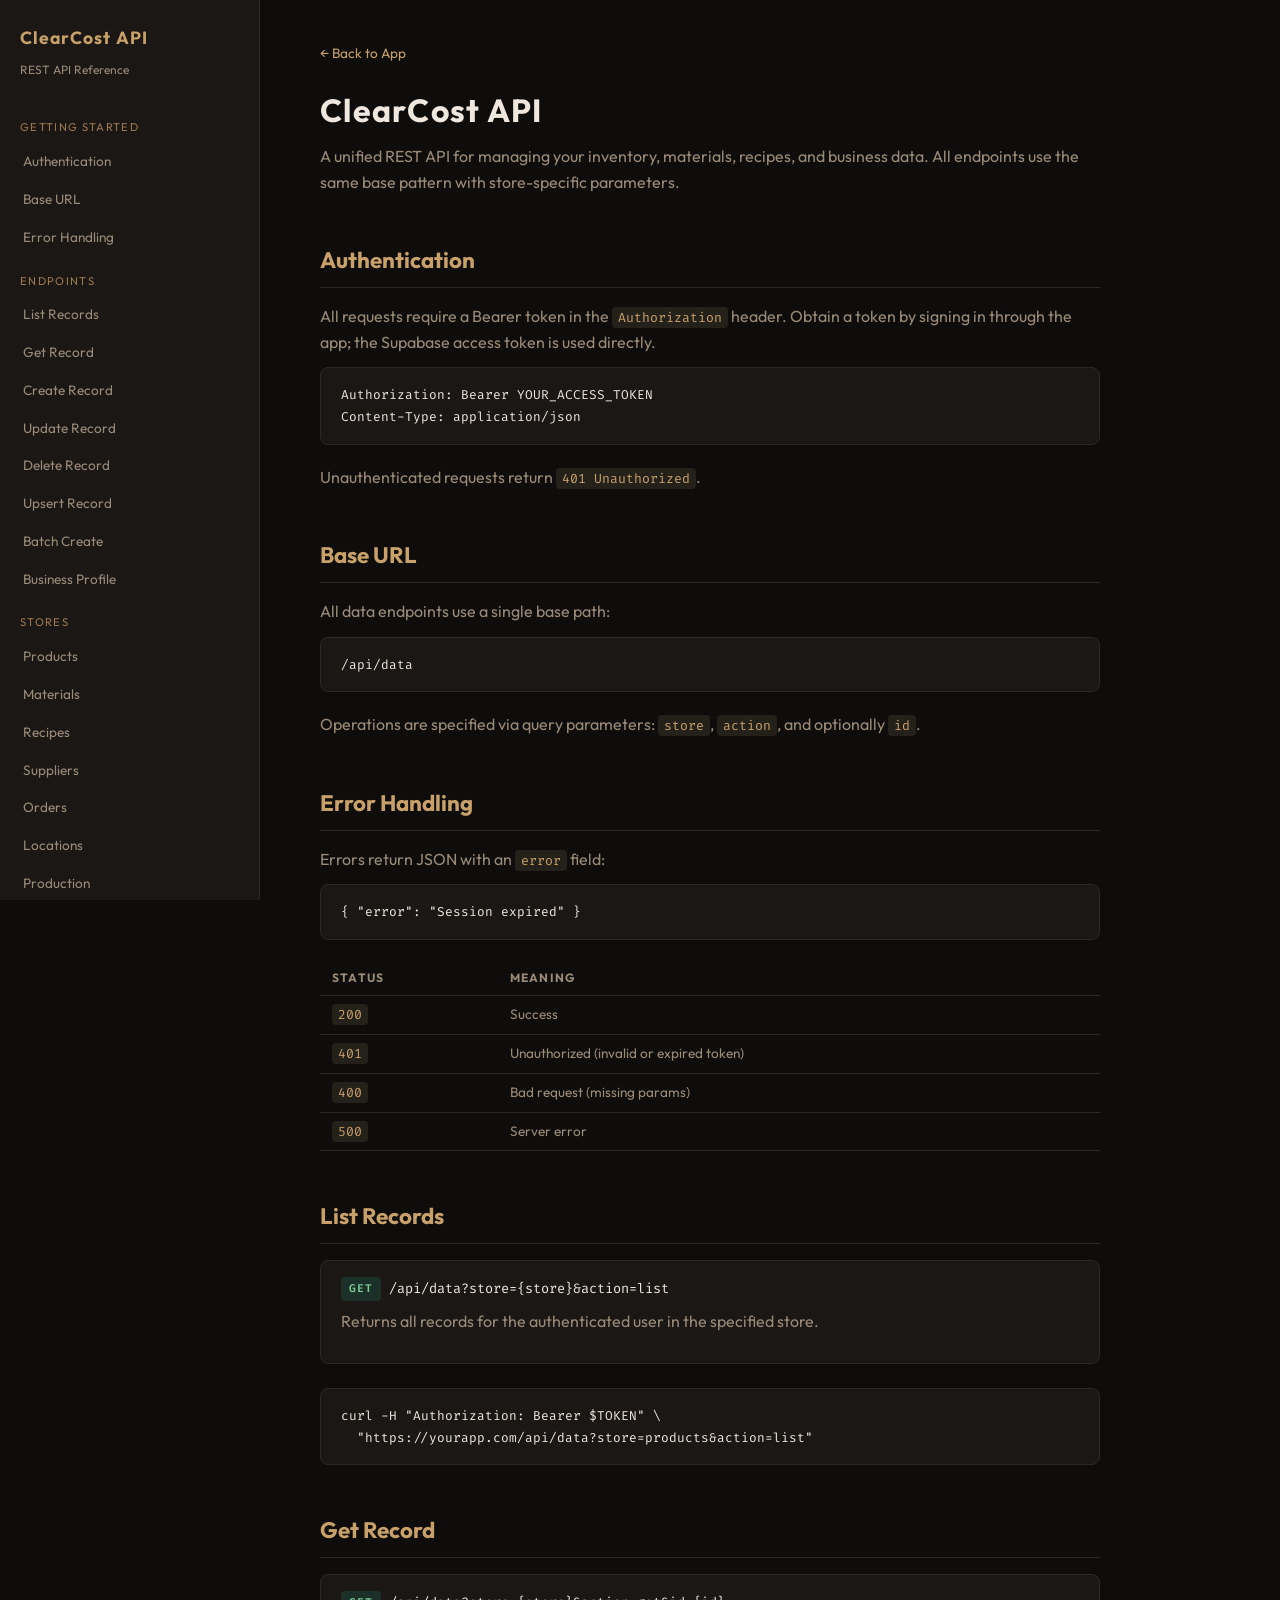
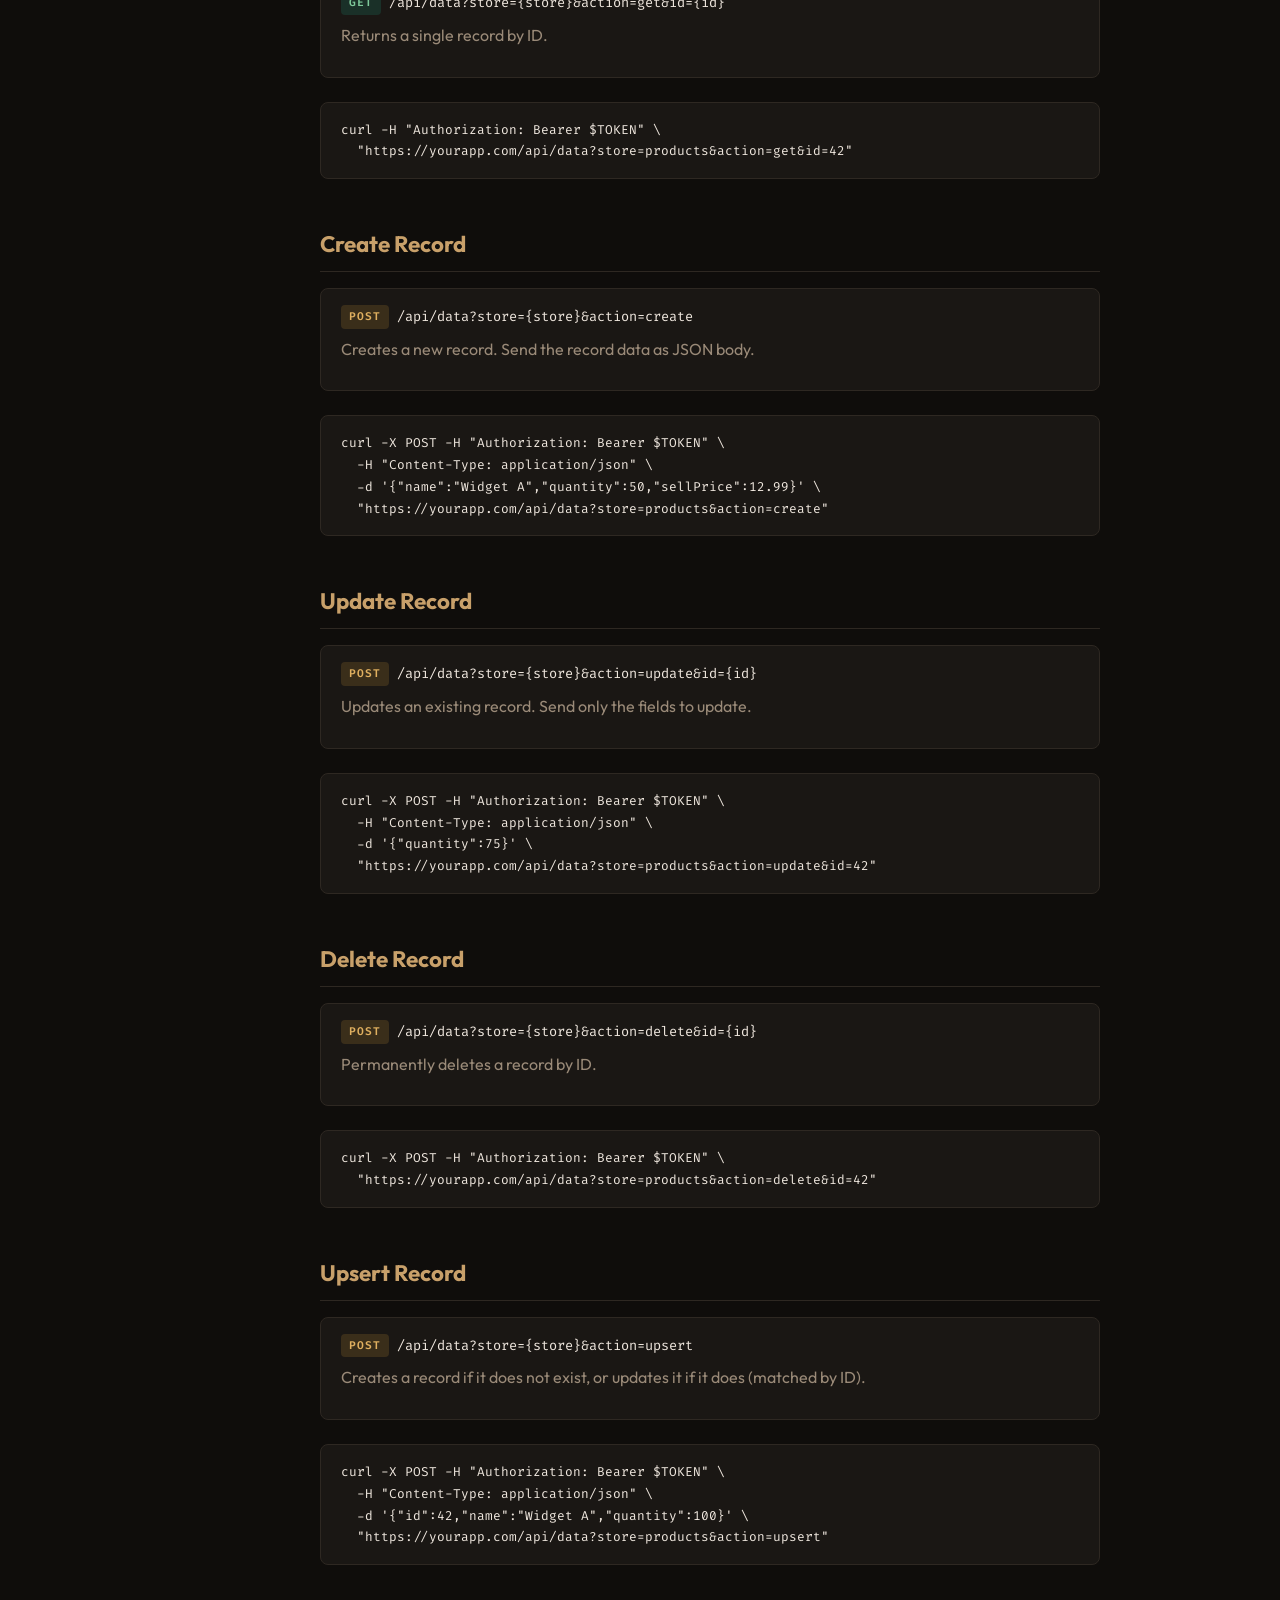
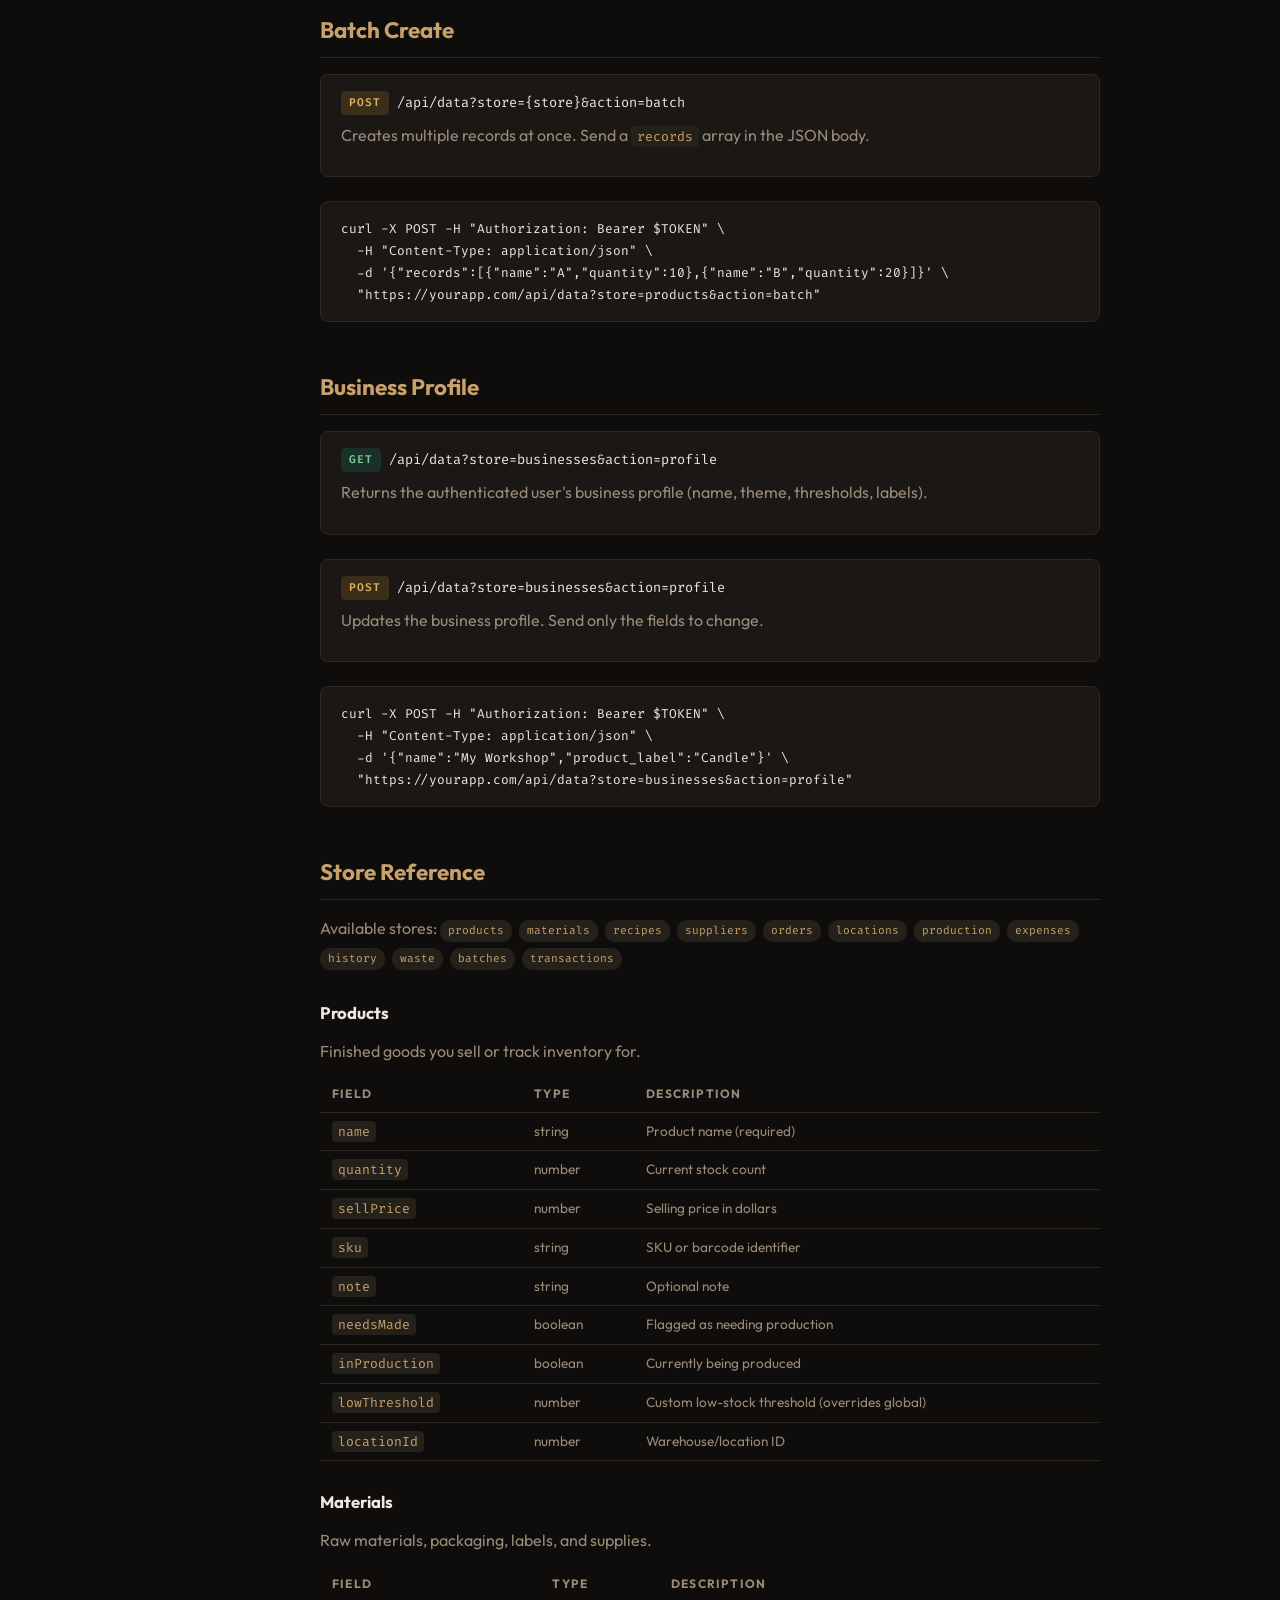
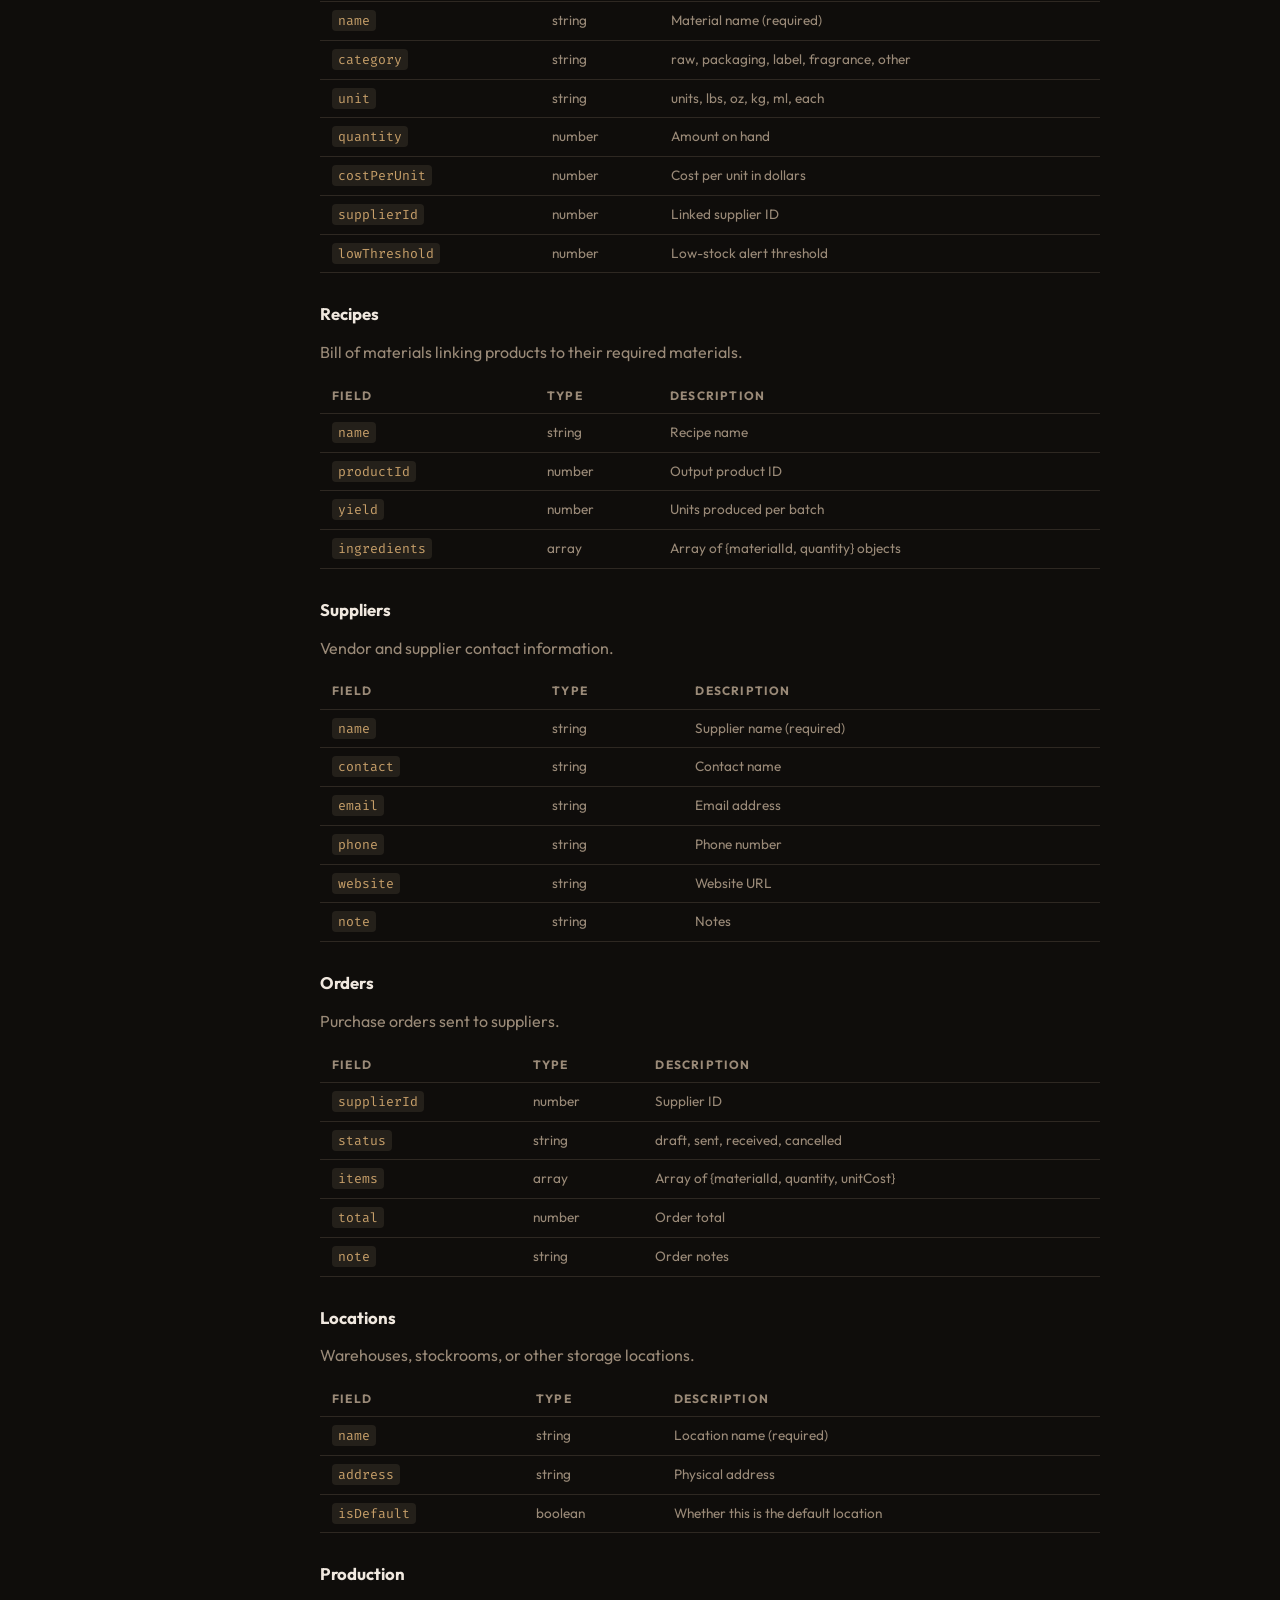
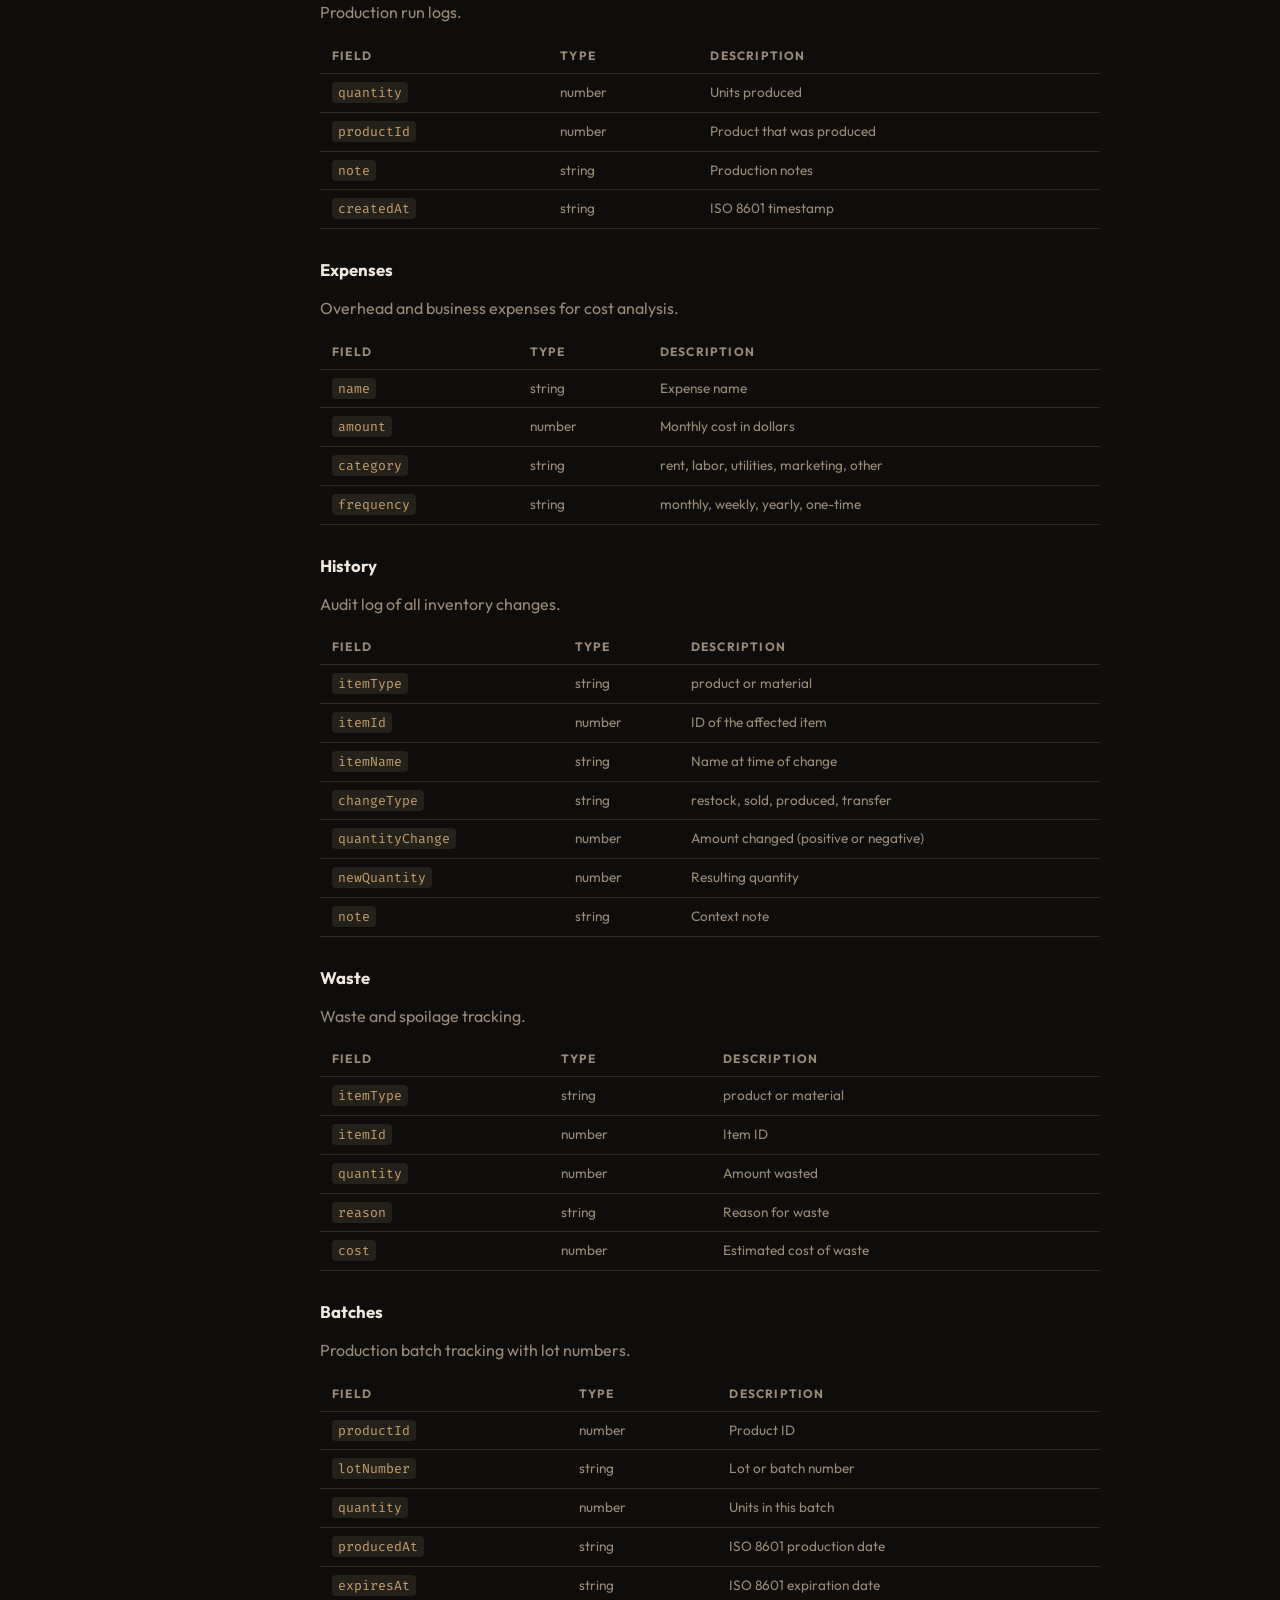
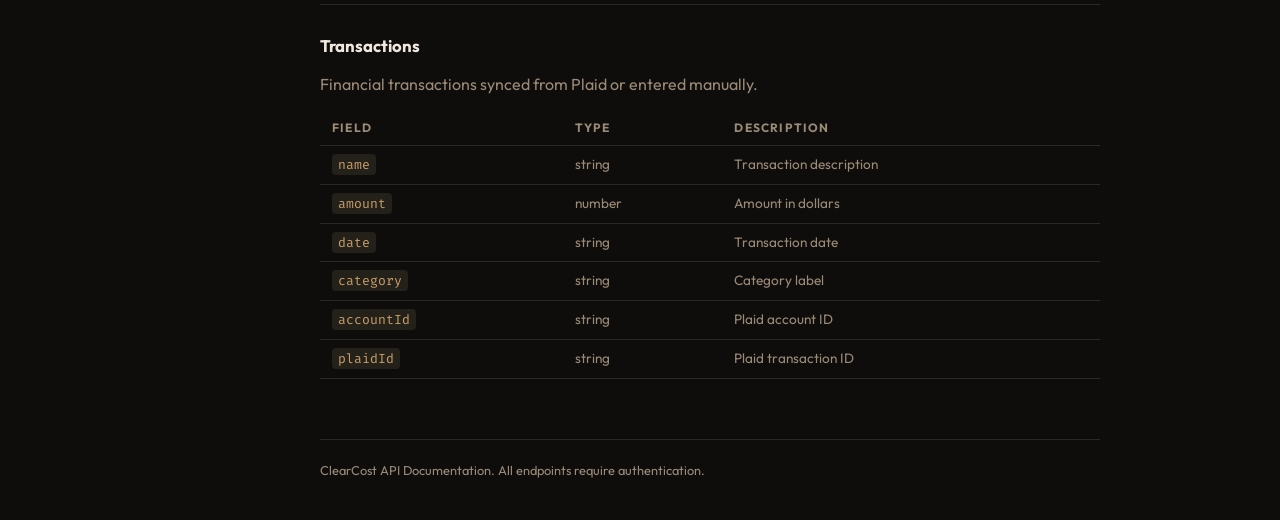
<file: api-docs.html>
<!DOCTYPE html>
<html lang="en">
<head>
  <meta charset="UTF-8" />
  <meta name="viewport" content="width=device-width, initial-scale=1.0" />
  <title>ClearCost API Documentation</title>
  <link rel="preconnect" href="https://fonts.googleapis.com" />
  <link rel="preconnect" href="https://fonts.gstatic.com" crossorigin />
  <link href="https://fonts.googleapis.com/css2?family=Outfit:wght@300;400;500;600&family=Fira+Code:wght@400;500&display=swap" rel="stylesheet" />
  <style>
    *, *::before, *::after { box-sizing: border-box; margin: 0; padding: 0; }

    :root {
      --bg: #0f0d0b;
      --surface: #1a1714;
      --surface2: #24201a;
      --border: #2e2822;
      --accent: #c8a06a;
      --accent-dim: #9e7850;
      --text: #f0e8df;
      --text-muted: #9a8a78;
      --danger: #e07070;
      --success: #7ec89a;
      --warning: #e0b060;
      --font-ui: 'Outfit', sans-serif;
      --font-code: 'Fira Code', monospace;
    }

    body {
      background: var(--bg);
      color: var(--text);
      font-family: var(--font-ui);
      line-height: 1.6;
      min-height: 100vh;
    }

    .api-layout {
      display: flex;
      min-height: 100vh;
    }

    /* Sidebar */
    .api-sidebar {
      width: 260px;
      background: var(--surface);
      border-right: 1px solid var(--border);
      padding: 24px 0;
      position: sticky;
      top: 0;
      height: 100vh;
      overflow-y: auto;
    }

    .api-sidebar h2 {
      padding: 0 20px;
      font-size: 1.1rem;
      color: var(--accent);
      letter-spacing: 0.06em;
      margin-bottom: 8px;
    }

    .api-sidebar .subtitle {
      padding: 0 20px;
      font-size: 0.75rem;
      color: var(--text-muted);
      margin-bottom: 24px;
    }

    .api-sidebar a {
      display: block;
      padding: 8px 20px;
      color: var(--text-muted);
      text-decoration: none;
      font-size: 0.85rem;
      transition: all 0.15s;
      border-left: 3px solid transparent;
    }

    .api-sidebar a:hover {
      color: var(--text);
      background: var(--surface2);
      border-left-color: var(--accent);
    }

    .api-sidebar .nav-section {
      font-size: 0.7rem;
      text-transform: uppercase;
      letter-spacing: 0.12em;
      color: var(--accent-dim);
      padding: 16px 20px 6px;
    }

    /* Main content */
    .api-main {
      flex: 1;
      padding: 40px 60px;
      max-width: 900px;
    }

    .api-main h1 {
      font-size: 2rem;
      color: var(--text);
      margin-bottom: 8px;
      letter-spacing: 0.04em;
    }

    .api-main > p.lead {
      color: var(--text-muted);
      font-size: 1rem;
      margin-bottom: 40px;
    }

    h2.section-title {
      font-size: 1.4rem;
      color: var(--accent);
      margin: 48px 0 16px;
      padding-bottom: 8px;
      border-bottom: 1px solid var(--border);
    }

    h3 {
      font-size: 1.05rem;
      color: var(--text);
      margin: 28px 0 12px;
    }

    p { margin-bottom: 12px; color: var(--text-muted); }

    code {
      font-family: var(--font-code);
      font-size: 0.82rem;
      background: var(--surface2);
      padding: 2px 6px;
      border-radius: 4px;
      color: var(--accent);
    }

    pre {
      background: var(--surface);
      border: 1px solid var(--border);
      border-radius: 8px;
      padding: 16px 20px;
      overflow-x: auto;
      margin: 12px 0 20px;
      font-family: var(--font-code);
      font-size: 0.8rem;
      line-height: 1.7;
      color: var(--text);
    }

    .method {
      display: inline-block;
      font-size: 0.7rem;
      font-weight: 600;
      letter-spacing: 0.08em;
      padding: 3px 8px;
      border-radius: 4px;
      margin-right: 8px;
      font-family: var(--font-code);
    }
    .method.get { background: #1a3028; color: var(--success); }
    .method.post { background: #3a2e1a; color: var(--warning); }
    .method.delete { background: #3a1f1f; color: var(--danger); }

    .endpoint-path {
      font-family: var(--font-code);
      font-size: 0.85rem;
      color: var(--text);
    }

    .endpoint-block {
      background: var(--surface);
      border: 1px solid var(--border);
      border-radius: 8px;
      padding: 16px 20px;
      margin: 12px 0 24px;
    }

    .endpoint-block .endpoint-row {
      display: flex;
      align-items: center;
      margin-bottom: 8px;
    }

    table {
      width: 100%;
      border-collapse: collapse;
      margin: 12px 0 20px;
    }

    th {
      text-align: left;
      font-size: 0.75rem;
      text-transform: uppercase;
      letter-spacing: 0.1em;
      color: var(--text-muted);
      padding: 8px 12px;
      border-bottom: 1px solid var(--border);
    }

    td {
      padding: 8px 12px;
      font-size: 0.85rem;
      border-bottom: 1px solid var(--border);
      color: var(--text-muted);
    }

    td code {
      color: var(--accent);
    }

    .badge-store {
      display: inline-block;
      font-size: 0.7rem;
      background: var(--surface2);
      color: var(--accent);
      padding: 2px 8px;
      border-radius: 10px;
      font-family: var(--font-code);
      margin: 2px 4px 2px 0;
    }

    .back-link {
      display: inline-block;
      color: var(--accent);
      text-decoration: none;
      font-size: 0.85rem;
      margin-bottom: 20px;
    }
    .back-link:hover { text-decoration: underline; }

    @media (max-width: 768px) {
      .api-layout { flex-direction: column; }
      .api-sidebar {
        width: 100%; height: auto; position: relative;
        border-right: none; border-bottom: 1px solid var(--border);
        padding: 16px 0;
      }
      .api-main { padding: 24px 20px; }
    }
  </style>
</head>
<body>

<div class="api-layout">

  <nav class="api-sidebar">
    <h2>ClearCost API</h2>
    <p class="subtitle">REST API Reference</p>

    <div class="nav-section">Getting Started</div>
    <a href="#auth">Authentication</a>
    <a href="#base-url">Base URL</a>
    <a href="#errors">Error Handling</a>

    <div class="nav-section">Endpoints</div>
    <a href="#list">List Records</a>
    <a href="#get">Get Record</a>
    <a href="#create">Create Record</a>
    <a href="#update">Update Record</a>
    <a href="#delete">Delete Record</a>
    <a href="#upsert">Upsert Record</a>
    <a href="#batch">Batch Create</a>
    <a href="#profile">Business Profile</a>

    <div class="nav-section">Stores</div>
    <a href="#store-products">Products</a>
    <a href="#store-materials">Materials</a>
    <a href="#store-recipes">Recipes</a>
    <a href="#store-suppliers">Suppliers</a>
    <a href="#store-orders">Orders</a>
    <a href="#store-locations">Locations</a>
    <a href="#store-production">Production</a>
    <a href="#store-expenses">Expenses</a>
    <a href="#store-history">History</a>
    <a href="#store-waste">Waste</a>
    <a href="#store-batches">Batches</a>
    <a href="#store-transactions">Transactions</a>
  </nav>

  <main class="api-main">
    <a href="/" class="back-link">&larr; Back to App</a>
    <h1>ClearCost API</h1>
    <p class="lead">A unified REST API for managing your inventory, materials, recipes, and business data. All endpoints use the same base pattern with store-specific parameters.</p>

    <!-- Auth -->
    <h2 class="section-title" id="auth">Authentication</h2>
    <p>All requests require a Bearer token in the <code>Authorization</code> header. Obtain a token by signing in through the app; the Supabase access token is used directly.</p>
    <pre>Authorization: Bearer YOUR_ACCESS_TOKEN
Content-Type: application/json</pre>
    <p>Unauthenticated requests return <code>401 Unauthorized</code>.</p>

    <!-- Base URL -->
    <h2 class="section-title" id="base-url">Base URL</h2>
    <p>All data endpoints use a single base path:</p>
    <pre>/api/data</pre>
    <p>Operations are specified via query parameters: <code>store</code>, <code>action</code>, and optionally <code>id</code>.</p>

    <!-- Errors -->
    <h2 class="section-title" id="errors">Error Handling</h2>
    <p>Errors return JSON with an <code>error</code> field:</p>
    <pre>{ "error": "Session expired" }</pre>
    <table>
      <thead><tr><th>Status</th><th>Meaning</th></tr></thead>
      <tbody>
        <tr><td><code>200</code></td><td>Success</td></tr>
        <tr><td><code>401</code></td><td>Unauthorized (invalid or expired token)</td></tr>
        <tr><td><code>400</code></td><td>Bad request (missing params)</td></tr>
        <tr><td><code>500</code></td><td>Server error</td></tr>
      </tbody>
    </table>

    <!-- Endpoints -->
    <h2 class="section-title" id="list">List Records</h2>
    <div class="endpoint-block">
      <div class="endpoint-row">
        <span class="method get">GET</span>
        <span class="endpoint-path">/api/data?store={store}&amp;action=list</span>
      </div>
      <p>Returns all records for the authenticated user in the specified store.</p>
    </div>
    <pre>curl -H "Authorization: Bearer $TOKEN" \
  "https://yourapp.com/api/data?store=products&action=list"</pre>

    <h2 class="section-title" id="get">Get Record</h2>
    <div class="endpoint-block">
      <div class="endpoint-row">
        <span class="method get">GET</span>
        <span class="endpoint-path">/api/data?store={store}&amp;action=get&amp;id={id}</span>
      </div>
      <p>Returns a single record by ID.</p>
    </div>
    <pre>curl -H "Authorization: Bearer $TOKEN" \
  "https://yourapp.com/api/data?store=products&action=get&id=42"</pre>

    <h2 class="section-title" id="create">Create Record</h2>
    <div class="endpoint-block">
      <div class="endpoint-row">
        <span class="method post">POST</span>
        <span class="endpoint-path">/api/data?store={store}&amp;action=create</span>
      </div>
      <p>Creates a new record. Send the record data as JSON body.</p>
    </div>
    <pre>curl -X POST -H "Authorization: Bearer $TOKEN" \
  -H "Content-Type: application/json" \
  -d '{"name":"Widget A","quantity":50,"sellPrice":12.99}' \
  "https://yourapp.com/api/data?store=products&action=create"</pre>

    <h2 class="section-title" id="update">Update Record</h2>
    <div class="endpoint-block">
      <div class="endpoint-row">
        <span class="method post">POST</span>
        <span class="endpoint-path">/api/data?store={store}&amp;action=update&amp;id={id}</span>
      </div>
      <p>Updates an existing record. Send only the fields to update.</p>
    </div>
    <pre>curl -X POST -H "Authorization: Bearer $TOKEN" \
  -H "Content-Type: application/json" \
  -d '{"quantity":75}' \
  "https://yourapp.com/api/data?store=products&action=update&id=42"</pre>

    <h2 class="section-title" id="delete">Delete Record</h2>
    <div class="endpoint-block">
      <div class="endpoint-row">
        <span class="method post">POST</span>
        <span class="endpoint-path">/api/data?store={store}&amp;action=delete&amp;id={id}</span>
      </div>
      <p>Permanently deletes a record by ID.</p>
    </div>
    <pre>curl -X POST -H "Authorization: Bearer $TOKEN" \
  "https://yourapp.com/api/data?store=products&action=delete&id=42"</pre>

    <h2 class="section-title" id="upsert">Upsert Record</h2>
    <div class="endpoint-block">
      <div class="endpoint-row">
        <span class="method post">POST</span>
        <span class="endpoint-path">/api/data?store={store}&amp;action=upsert</span>
      </div>
      <p>Creates a record if it does not exist, or updates it if it does (matched by ID).</p>
    </div>
    <pre>curl -X POST -H "Authorization: Bearer $TOKEN" \
  -H "Content-Type: application/json" \
  -d '{"id":42,"name":"Widget A","quantity":100}' \
  "https://yourapp.com/api/data?store=products&action=upsert"</pre>

    <h2 class="section-title" id="batch">Batch Create</h2>
    <div class="endpoint-block">
      <div class="endpoint-row">
        <span class="method post">POST</span>
        <span class="endpoint-path">/api/data?store={store}&amp;action=batch</span>
      </div>
      <p>Creates multiple records at once. Send a <code>records</code> array in the JSON body.</p>
    </div>
    <pre>curl -X POST -H "Authorization: Bearer $TOKEN" \
  -H "Content-Type: application/json" \
  -d '{"records":[{"name":"A","quantity":10},{"name":"B","quantity":20}]}' \
  "https://yourapp.com/api/data?store=products&action=batch"</pre>

    <h2 class="section-title" id="profile">Business Profile</h2>
    <div class="endpoint-block">
      <div class="endpoint-row">
        <span class="method get">GET</span>
        <span class="endpoint-path">/api/data?store=businesses&amp;action=profile</span>
      </div>
      <p>Returns the authenticated user's business profile (name, theme, thresholds, labels).</p>
    </div>
    <div class="endpoint-block">
      <div class="endpoint-row">
        <span class="method post">POST</span>
        <span class="endpoint-path">/api/data?store=businesses&amp;action=profile</span>
      </div>
      <p>Updates the business profile. Send only the fields to change.</p>
    </div>
    <pre>curl -X POST -H "Authorization: Bearer $TOKEN" \
  -H "Content-Type: application/json" \
  -d '{"name":"My Workshop","product_label":"Candle"}' \
  "https://yourapp.com/api/data?store=businesses&action=profile"</pre>

    <!-- Store Reference -->
    <h2 class="section-title" id="stores">Store Reference</h2>
    <p>Available stores: <span class="badge-store">products</span> <span class="badge-store">materials</span> <span class="badge-store">recipes</span> <span class="badge-store">suppliers</span> <span class="badge-store">orders</span> <span class="badge-store">locations</span> <span class="badge-store">production</span> <span class="badge-store">expenses</span> <span class="badge-store">history</span> <span class="badge-store">waste</span> <span class="badge-store">batches</span> <span class="badge-store">transactions</span></p>

    <h3 id="store-products">Products</h3>
    <p>Finished goods you sell or track inventory for.</p>
    <table>
      <thead><tr><th>Field</th><th>Type</th><th>Description</th></tr></thead>
      <tbody>
        <tr><td><code>name</code></td><td>string</td><td>Product name (required)</td></tr>
        <tr><td><code>quantity</code></td><td>number</td><td>Current stock count</td></tr>
        <tr><td><code>sellPrice</code></td><td>number</td><td>Selling price in dollars</td></tr>
        <tr><td><code>sku</code></td><td>string</td><td>SKU or barcode identifier</td></tr>
        <tr><td><code>note</code></td><td>string</td><td>Optional note</td></tr>
        <tr><td><code>needsMade</code></td><td>boolean</td><td>Flagged as needing production</td></tr>
        <tr><td><code>inProduction</code></td><td>boolean</td><td>Currently being produced</td></tr>
        <tr><td><code>lowThreshold</code></td><td>number</td><td>Custom low-stock threshold (overrides global)</td></tr>
        <tr><td><code>locationId</code></td><td>number</td><td>Warehouse/location ID</td></tr>
      </tbody>
    </table>

    <h3 id="store-materials">Materials</h3>
    <p>Raw materials, packaging, labels, and supplies.</p>
    <table>
      <thead><tr><th>Field</th><th>Type</th><th>Description</th></tr></thead>
      <tbody>
        <tr><td><code>name</code></td><td>string</td><td>Material name (required)</td></tr>
        <tr><td><code>category</code></td><td>string</td><td>raw, packaging, label, fragrance, other</td></tr>
        <tr><td><code>unit</code></td><td>string</td><td>units, lbs, oz, kg, ml, each</td></tr>
        <tr><td><code>quantity</code></td><td>number</td><td>Amount on hand</td></tr>
        <tr><td><code>costPerUnit</code></td><td>number</td><td>Cost per unit in dollars</td></tr>
        <tr><td><code>supplierId</code></td><td>number</td><td>Linked supplier ID</td></tr>
        <tr><td><code>lowThreshold</code></td><td>number</td><td>Low-stock alert threshold</td></tr>
      </tbody>
    </table>

    <h3 id="store-recipes">Recipes</h3>
    <p>Bill of materials linking products to their required materials.</p>
    <table>
      <thead><tr><th>Field</th><th>Type</th><th>Description</th></tr></thead>
      <tbody>
        <tr><td><code>name</code></td><td>string</td><td>Recipe name</td></tr>
        <tr><td><code>productId</code></td><td>number</td><td>Output product ID</td></tr>
        <tr><td><code>yield</code></td><td>number</td><td>Units produced per batch</td></tr>
        <tr><td><code>ingredients</code></td><td>array</td><td>Array of {materialId, quantity} objects</td></tr>
      </tbody>
    </table>

    <h3 id="store-suppliers">Suppliers</h3>
    <p>Vendor and supplier contact information.</p>
    <table>
      <thead><tr><th>Field</th><th>Type</th><th>Description</th></tr></thead>
      <tbody>
        <tr><td><code>name</code></td><td>string</td><td>Supplier name (required)</td></tr>
        <tr><td><code>contact</code></td><td>string</td><td>Contact name</td></tr>
        <tr><td><code>email</code></td><td>string</td><td>Email address</td></tr>
        <tr><td><code>phone</code></td><td>string</td><td>Phone number</td></tr>
        <tr><td><code>website</code></td><td>string</td><td>Website URL</td></tr>
        <tr><td><code>note</code></td><td>string</td><td>Notes</td></tr>
      </tbody>
    </table>

    <h3 id="store-orders">Orders</h3>
    <p>Purchase orders sent to suppliers.</p>
    <table>
      <thead><tr><th>Field</th><th>Type</th><th>Description</th></tr></thead>
      <tbody>
        <tr><td><code>supplierId</code></td><td>number</td><td>Supplier ID</td></tr>
        <tr><td><code>status</code></td><td>string</td><td>draft, sent, received, cancelled</td></tr>
        <tr><td><code>items</code></td><td>array</td><td>Array of {materialId, quantity, unitCost}</td></tr>
        <tr><td><code>total</code></td><td>number</td><td>Order total</td></tr>
        <tr><td><code>note</code></td><td>string</td><td>Order notes</td></tr>
      </tbody>
    </table>

    <h3 id="store-locations">Locations</h3>
    <p>Warehouses, stockrooms, or other storage locations.</p>
    <table>
      <thead><tr><th>Field</th><th>Type</th><th>Description</th></tr></thead>
      <tbody>
        <tr><td><code>name</code></td><td>string</td><td>Location name (required)</td></tr>
        <tr><td><code>address</code></td><td>string</td><td>Physical address</td></tr>
        <tr><td><code>isDefault</code></td><td>boolean</td><td>Whether this is the default location</td></tr>
      </tbody>
    </table>

    <h3 id="store-production">Production</h3>
    <p>Production run logs.</p>
    <table>
      <thead><tr><th>Field</th><th>Type</th><th>Description</th></tr></thead>
      <tbody>
        <tr><td><code>quantity</code></td><td>number</td><td>Units produced</td></tr>
        <tr><td><code>productId</code></td><td>number</td><td>Product that was produced</td></tr>
        <tr><td><code>note</code></td><td>string</td><td>Production notes</td></tr>
        <tr><td><code>createdAt</code></td><td>string</td><td>ISO 8601 timestamp</td></tr>
      </tbody>
    </table>

    <h3 id="store-expenses">Expenses</h3>
    <p>Overhead and business expenses for cost analysis.</p>
    <table>
      <thead><tr><th>Field</th><th>Type</th><th>Description</th></tr></thead>
      <tbody>
        <tr><td><code>name</code></td><td>string</td><td>Expense name</td></tr>
        <tr><td><code>amount</code></td><td>number</td><td>Monthly cost in dollars</td></tr>
        <tr><td><code>category</code></td><td>string</td><td>rent, labor, utilities, marketing, other</td></tr>
        <tr><td><code>frequency</code></td><td>string</td><td>monthly, weekly, yearly, one-time</td></tr>
      </tbody>
    </table>

    <h3 id="store-history">History</h3>
    <p>Audit log of all inventory changes.</p>
    <table>
      <thead><tr><th>Field</th><th>Type</th><th>Description</th></tr></thead>
      <tbody>
        <tr><td><code>itemType</code></td><td>string</td><td>product or material</td></tr>
        <tr><td><code>itemId</code></td><td>number</td><td>ID of the affected item</td></tr>
        <tr><td><code>itemName</code></td><td>string</td><td>Name at time of change</td></tr>
        <tr><td><code>changeType</code></td><td>string</td><td>restock, sold, produced, transfer</td></tr>
        <tr><td><code>quantityChange</code></td><td>number</td><td>Amount changed (positive or negative)</td></tr>
        <tr><td><code>newQuantity</code></td><td>number</td><td>Resulting quantity</td></tr>
        <tr><td><code>note</code></td><td>string</td><td>Context note</td></tr>
      </tbody>
    </table>

    <h3 id="store-waste">Waste</h3>
    <p>Waste and spoilage tracking.</p>
    <table>
      <thead><tr><th>Field</th><th>Type</th><th>Description</th></tr></thead>
      <tbody>
        <tr><td><code>itemType</code></td><td>string</td><td>product or material</td></tr>
        <tr><td><code>itemId</code></td><td>number</td><td>Item ID</td></tr>
        <tr><td><code>quantity</code></td><td>number</td><td>Amount wasted</td></tr>
        <tr><td><code>reason</code></td><td>string</td><td>Reason for waste</td></tr>
        <tr><td><code>cost</code></td><td>number</td><td>Estimated cost of waste</td></tr>
      </tbody>
    </table>

    <h3 id="store-batches">Batches</h3>
    <p>Production batch tracking with lot numbers.</p>
    <table>
      <thead><tr><th>Field</th><th>Type</th><th>Description</th></tr></thead>
      <tbody>
        <tr><td><code>productId</code></td><td>number</td><td>Product ID</td></tr>
        <tr><td><code>lotNumber</code></td><td>string</td><td>Lot or batch number</td></tr>
        <tr><td><code>quantity</code></td><td>number</td><td>Units in this batch</td></tr>
        <tr><td><code>producedAt</code></td><td>string</td><td>ISO 8601 production date</td></tr>
        <tr><td><code>expiresAt</code></td><td>string</td><td>ISO 8601 expiration date</td></tr>
      </tbody>
    </table>

    <h3 id="store-transactions">Transactions</h3>
    <p>Financial transactions synced from Plaid or entered manually.</p>
    <table>
      <thead><tr><th>Field</th><th>Type</th><th>Description</th></tr></thead>
      <tbody>
        <tr><td><code>name</code></td><td>string</td><td>Transaction description</td></tr>
        <tr><td><code>amount</code></td><td>number</td><td>Amount in dollars</td></tr>
        <tr><td><code>date</code></td><td>string</td><td>Transaction date</td></tr>
        <tr><td><code>category</code></td><td>string</td><td>Category label</td></tr>
        <tr><td><code>accountId</code></td><td>string</td><td>Plaid account ID</td></tr>
        <tr><td><code>plaidId</code></td><td>string</td><td>Plaid transaction ID</td></tr>
      </tbody>
    </table>

    <div style="margin-top:60px;padding-top:20px;border-top:1px solid var(--border);color:var(--text-muted);font-size:0.8rem;">
      ClearCost API Documentation. All endpoints require authentication.
    </div>
  </main>
</div>

</body>
</html>
</file>
